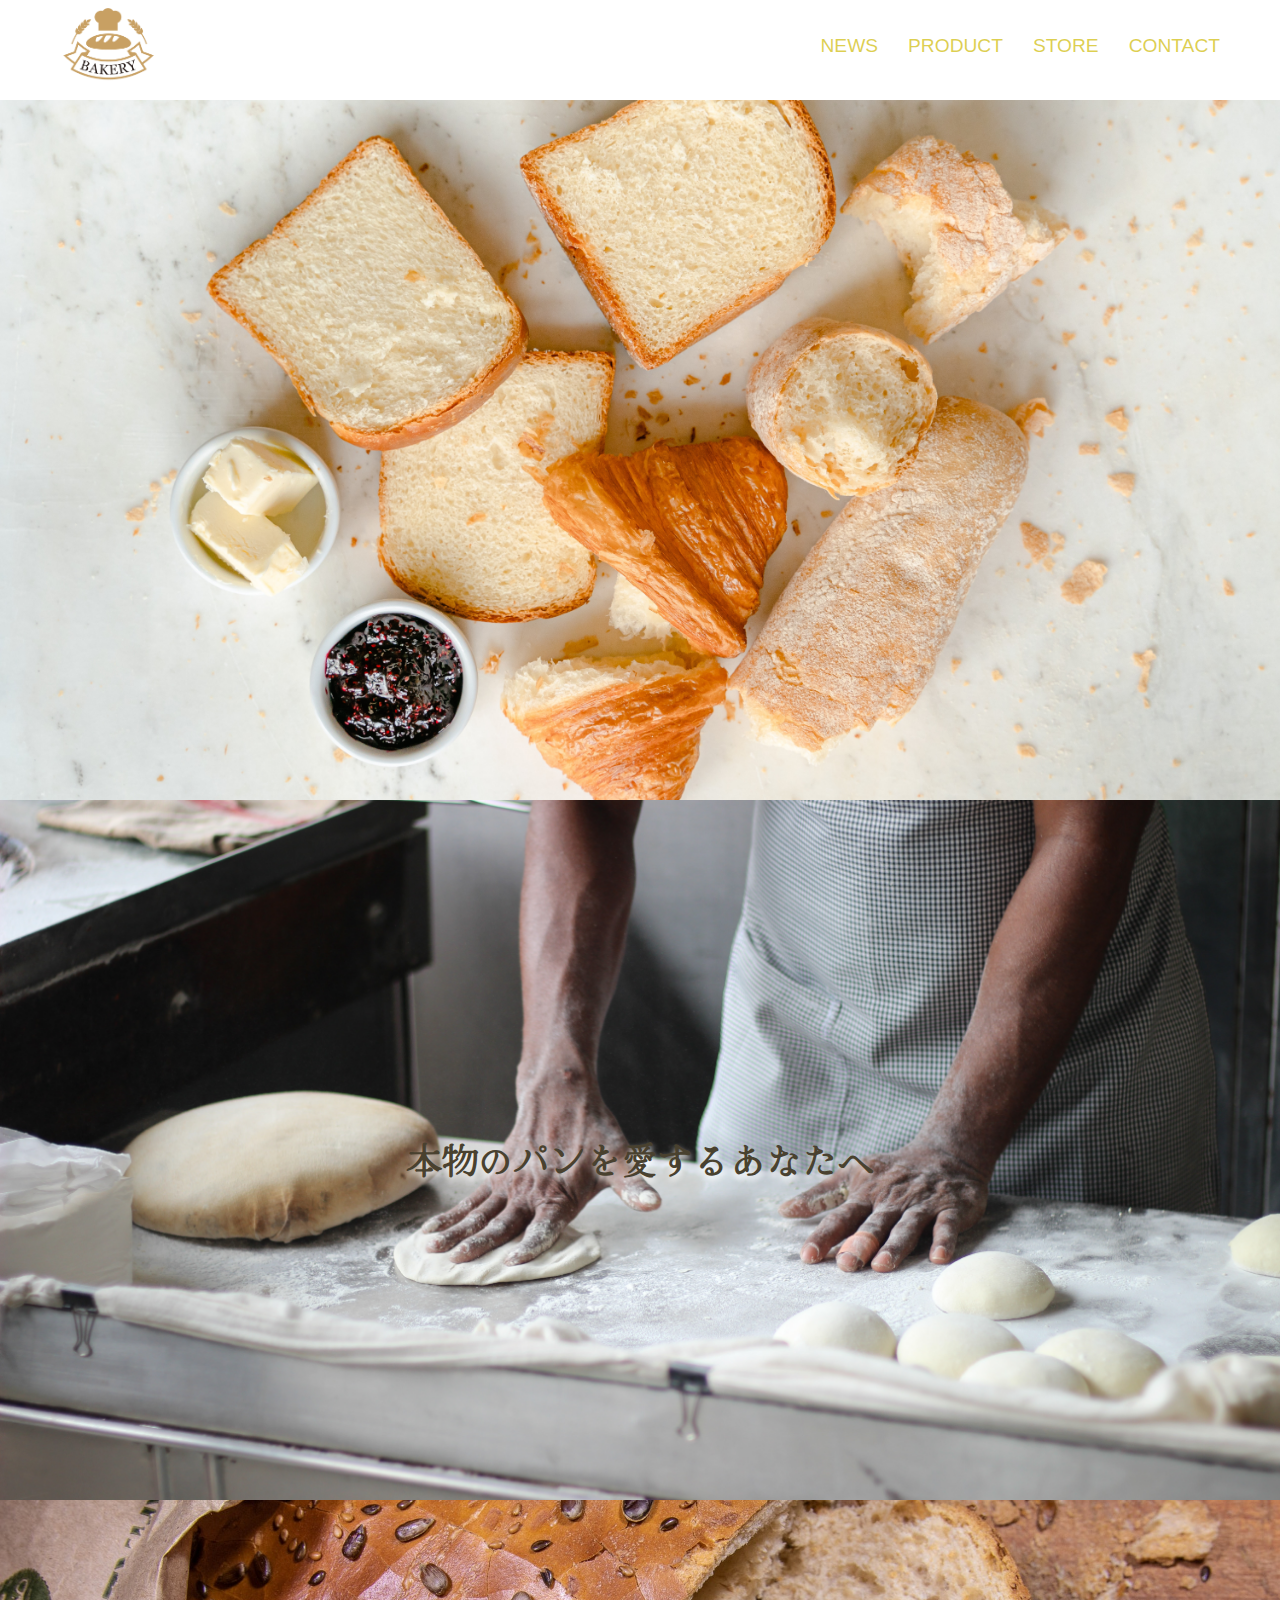
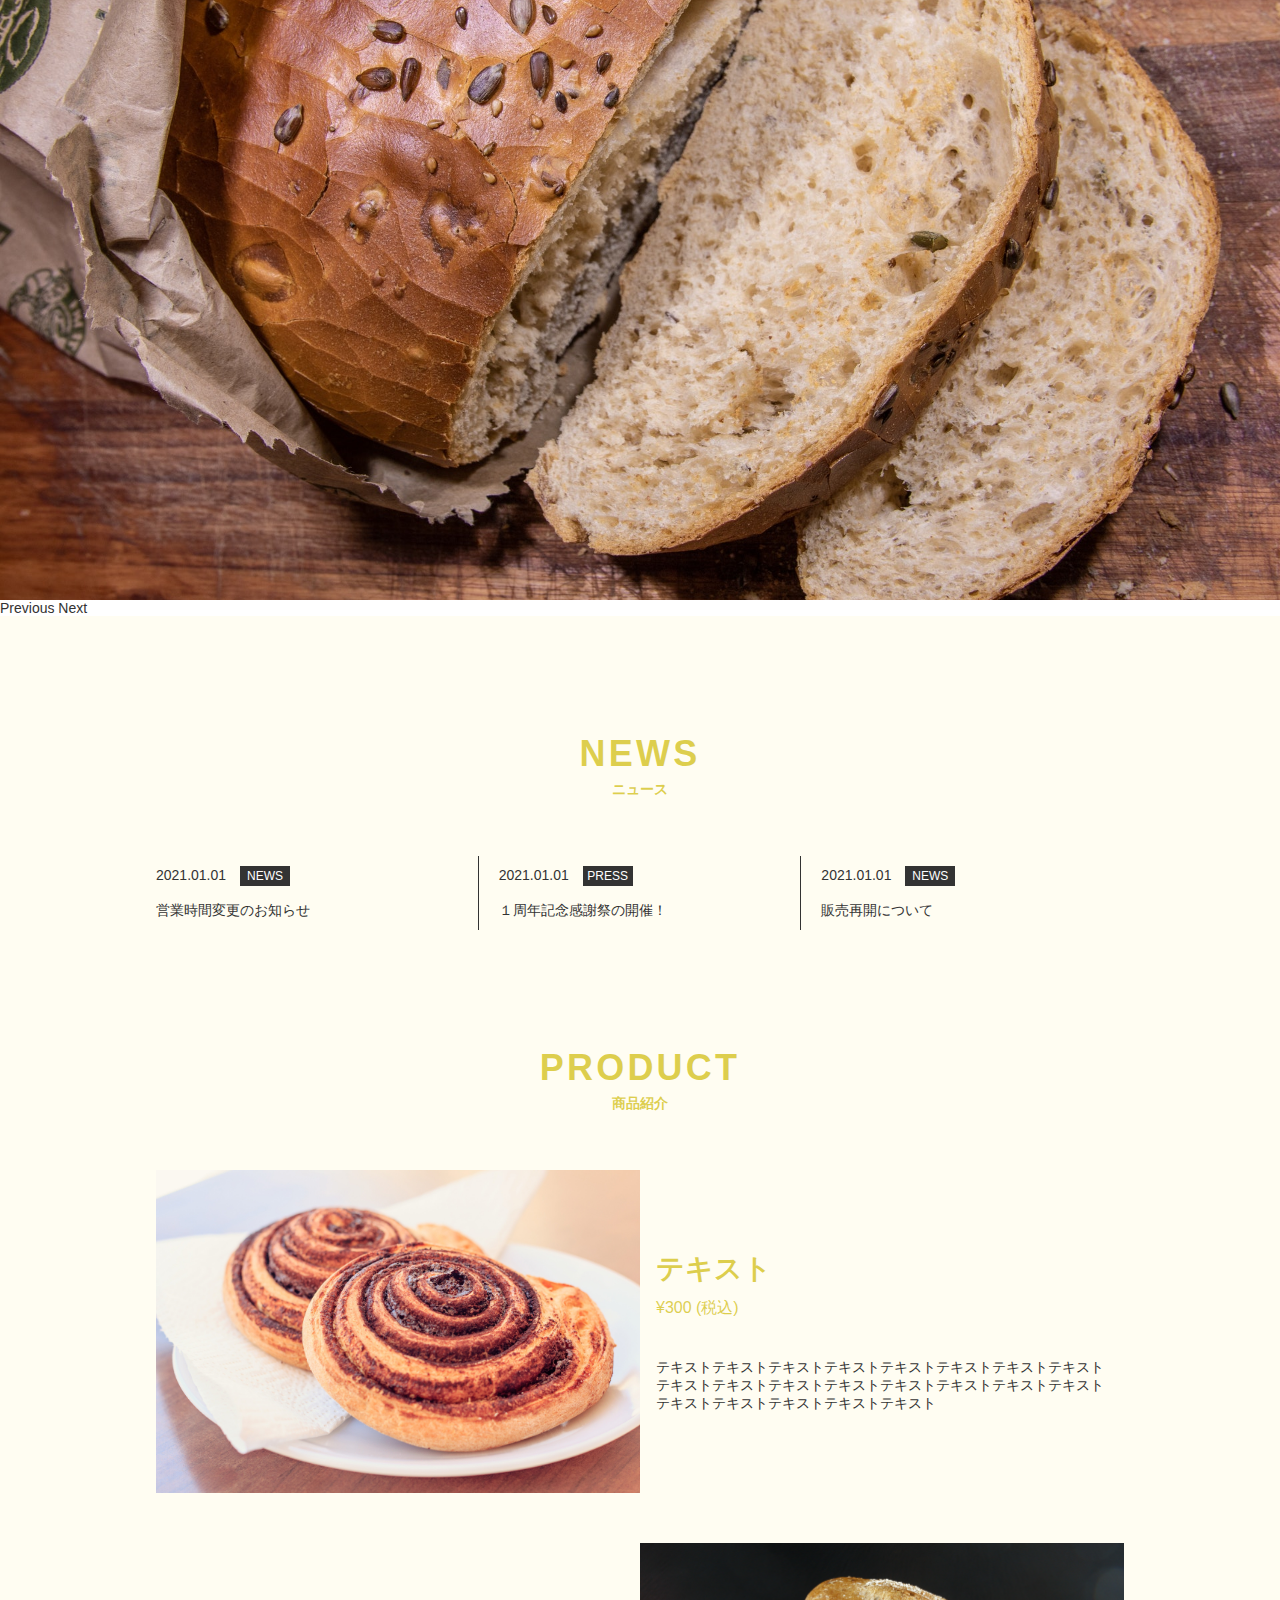
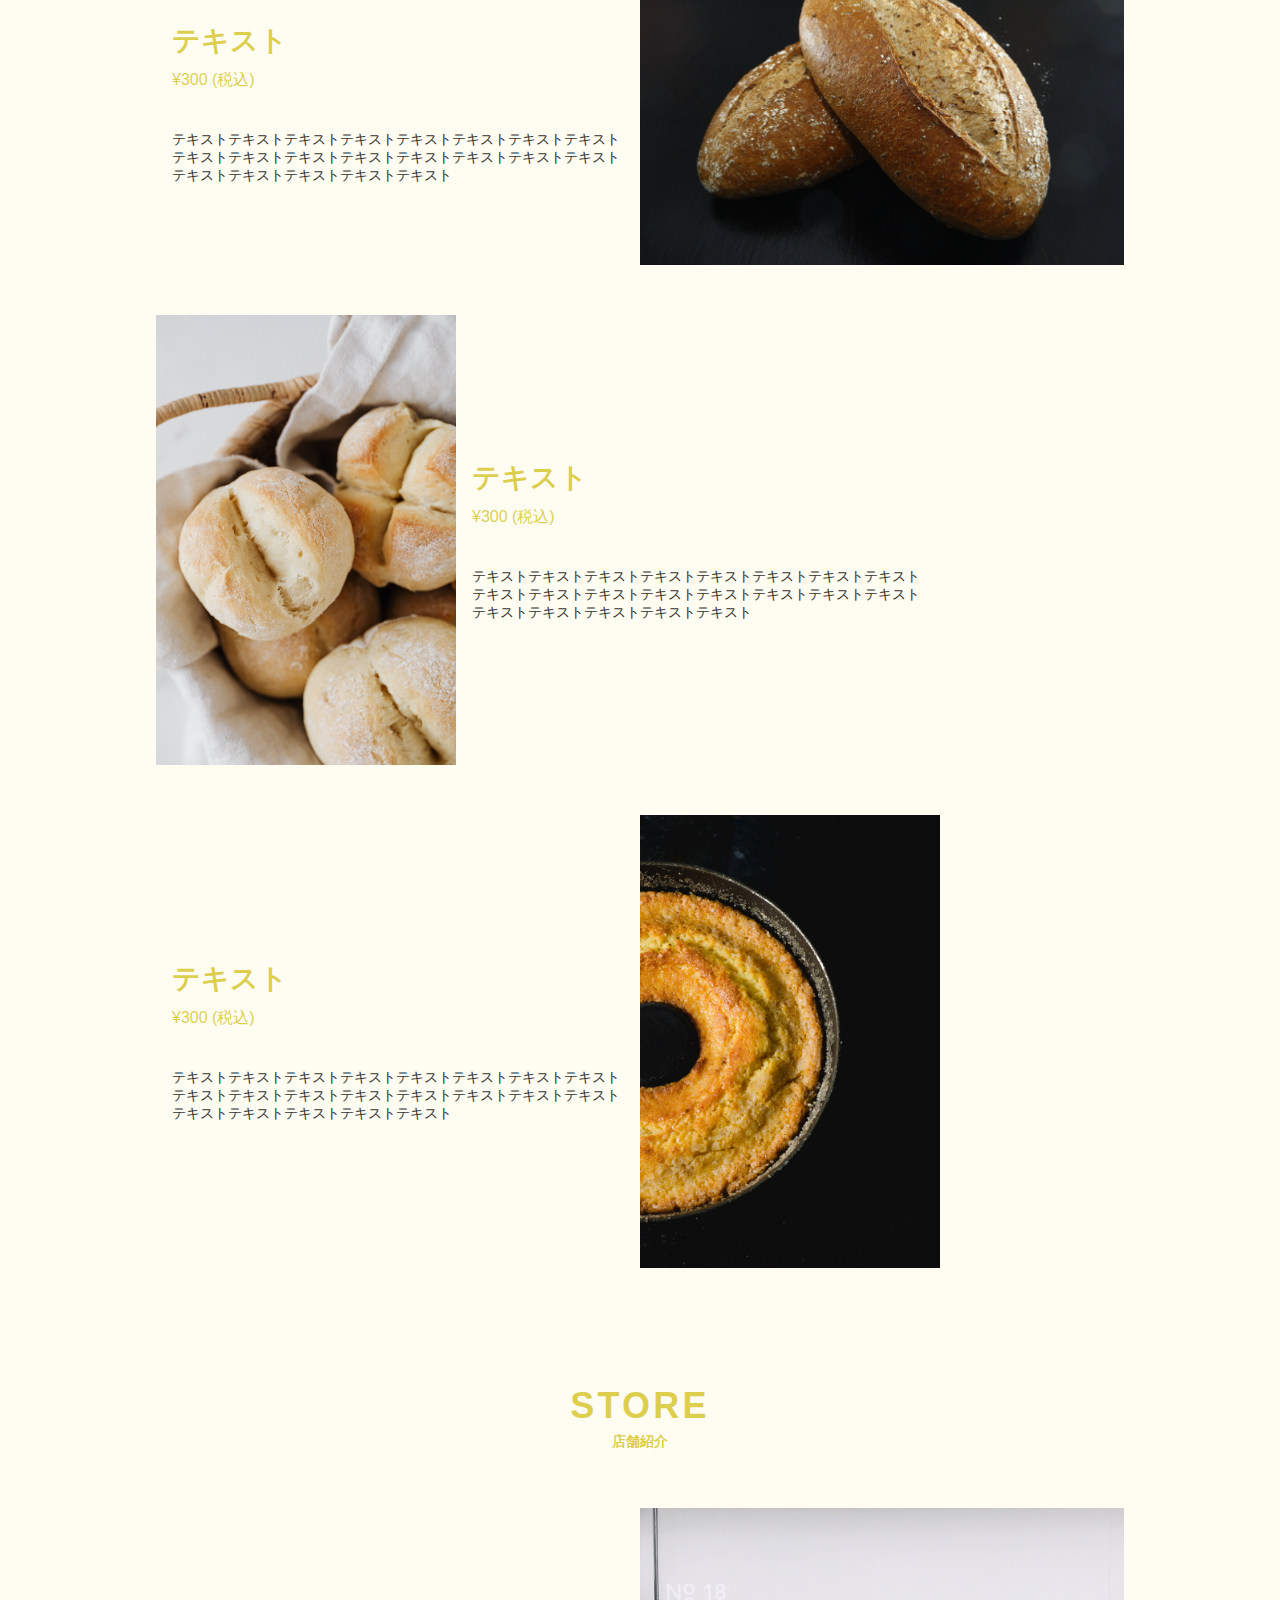
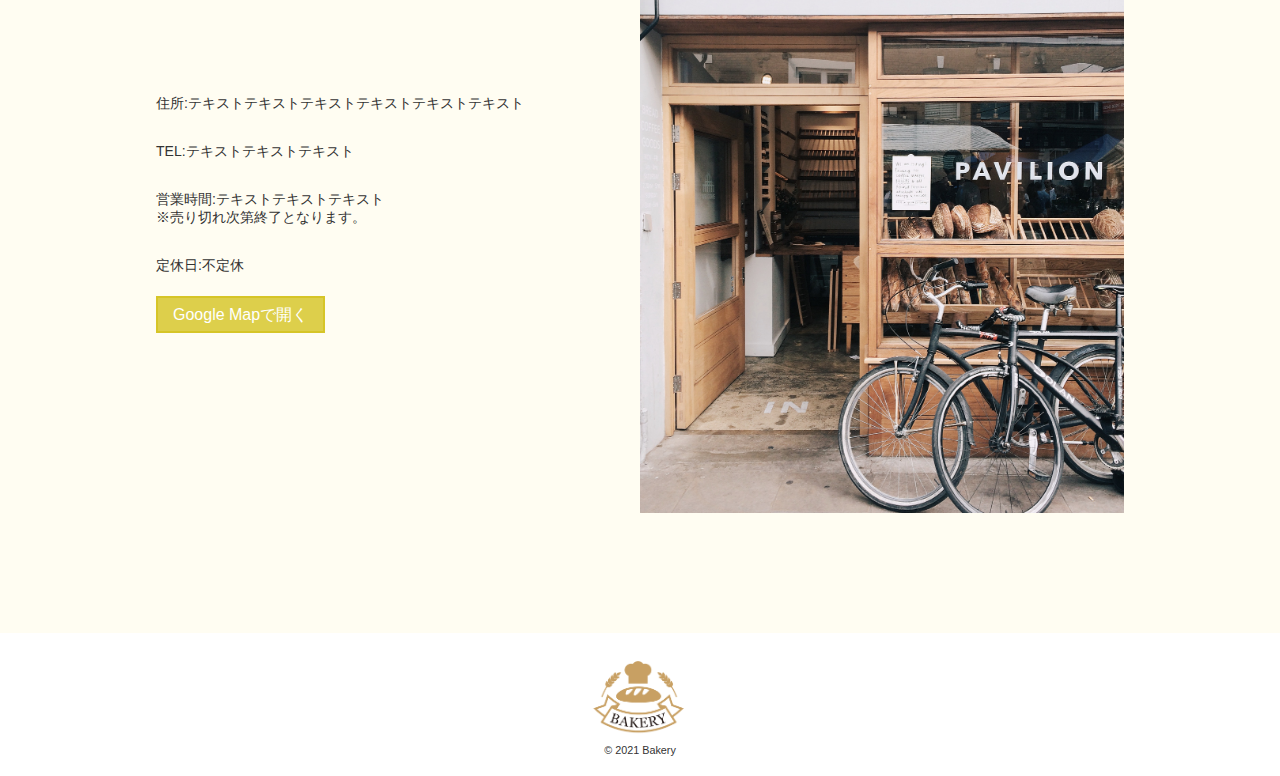
<file: index.html>
<!DOCTYPE html>
<html lang="ja">
<head>
  <meta charset="UTF-8">
  <meta http-equiv="X-UA-Compatible" content="IE=edge">
  <meta name="viewport" content="width=device-width, initial-scale=1.0">
  <title>BAKERY</title>
  <link rel="shortcut icon" href="favicon.ico">
  <link rel="stylesheet" href="style.css">
  <link href="https://cdn.jsdelivr.net/npm/bootstrap@5.0.0-beta1/dist/css/bootstrap.min.css" rel="stylesheet" integrity="sha384-giJF6kkoqNQ00vy+HMDP7azOuL0xtbfIcaT9wjKHr8RbDVddVHyTfAAsrekwKmP1" crossorigin="anonymous">
  <link href="https://fonts.googleapis.com/css2?family=Noto+Sans+JP:wght@400;700&family=Roboto:wght@400;700&display=swap" rel="stylesheet">
  <link rel="preconnect" href="https://fonts.googleapis.com">
  <link rel="preconnect" href="https://fonts.gstatic.com" crossorigin>
  <link href="https://fonts.googleapis.com/css2?family=Hina+Mincho&display=swap" rel="stylesheet">
</head>

<body>
  <header id="header">
    <div class="header-wrapper">
      
      <h1 class="site-title">
        <a href="index.html">
          <img src="logo.png" alt="Bakery">
        </a>
      </h1>

      <div class="nav-wrapper">
        <nav class="nav-bar">
          <ul class="nav-list">
            <li class="nav-item"><a href="#news">NEWS</a></li>
            <li class="nav-item"><a href="#product">PRODUCT</a></li>
            <li class="nav-item"><a href="#store">STORE</a></li>
            <li class="nav-item"><a href="contact.html" target="_blank">CONTACT</a></li>
          </ul>
        </nav>
      </div>

      <div class="burger-btn">
        <span class="bars">
          <span class="bar bar-top"></span>
          <span class="bar bar-mid"></span>
          <span class="bar bar-bottom"></span>
        </span>
      </div>

    </div>  
  </header>

  <main>
    <div id="mainvisual">

      <div class="text">
        <p>本物のパンを愛するあなたへ</p>
      </div>

      <div id="carouselExampleInterval" class="carousel slide" data-bs-ride="carousel">
        <div class="carousel-inner">
          <div class="carousel-item active" data-bs-interval="5000">
            <img src="mainvisual1.jpg" class="d-block w-100" alt="...">
          </div>
          <div class="carousel-item" data-bs-interval="5000">
            <img src="mainvisual2.jpg" class="d-block w-100" alt="...">
          </div>
          <div class="carousel-item">
            <img src="mainvisual3.jpg" class="d-block w-100" alt="...">
          </div>
        </div>
        <a class="carousel-control-prev" href="#carouselExampleInterval" role="button" data-bs-slide="prev">
          <span class="carousel-control-prev-icon" aria-hidden="true"></span>
          <span class="visually-hidden">Previous</span>
        </a>
        <a class="carousel-control-next" href="#carouselExampleInterval" role="button" data-bs-slide="next">
          <span class="carousel-control-next-icon" aria-hidden="true"></span>
          <span class="visually-hidden">Next</span>
        </a>
      </div>

    </div>

    <div class="background">
      <section id="news">
        <div class="wrapper">
          <h2 class="section-title">
            <span class="en">NEWS</span>
            <span class="ja">ニュース</span>
          </h2>
          <div class="flex">
            <ul class="list">
              <li>
                <div class="date-area">
                  <time datetime="2021-01-01">2021.01.01</time>
                  <span>NEWS</span>
                </div>
                <p>営業時間変更のお知らせ</p>
              </li>

              <li>
                <div class="date-area">
                  <time datetime="2021-01-01">2021.01.01</time>
                  <span>PRESS</span>
                </div>
                <p>１周年記念感謝祭の開催！</p>
              </li>

              <li>
                <div class="date-area">
                  <time datetime="2021-01-01">2021.01.01</time>
                  <span>NEWS</span>
                </div>
                <p>販売再開について</p>
              </li>
            </ul>
          </div>
        </div>
      </section>

      <section id="product" >
        <div class="wrapper">
          <h2 class="section-title">
            <span class="en">PRODUCT</span>
            <span class="ja">商品紹介</span>
          </h2>

          <ul class="list">
            <li>
              <div class="img">
                <img src="product1.jpg">
              </div>
              <div class="text">
                <span class="name">テキスト</span>
                <span class="price">&yen;300 (税込)</span>
                <P>テキストテキストテキストテキストテキストテキストテキストテキストテキストテキストテキストテキストテキストテキストテキストテキストテキストテキストテキストテキストテキスト</P>
              </div>
            </li>

            <li>
              <div class="text">
                <span class="name">テキスト</span>
                <span class="price">&yen;300 (税込)</span>
                <P>テキストテキストテキストテキストテキストテキストテキストテキストテキストテキストテキストテキストテキストテキストテキストテキストテキストテキストテキストテキストテキスト</P>
              </div>
              <div class="img">
                <img src="product2.jpg">
              </div>
            </li>

            <li>
              <div class="img-3">
                <img src="product3.jpg">
              </div>
              <div class="text">
                <span class="name">テキスト</span>
                <span class="price">&yen;300 (税込)</span>
                <P>テキストテキストテキストテキストテキストテキストテキストテキストテキストテキストテキストテキストテキストテキストテキストテキストテキストテキストテキストテキストテキスト</P>
              </div>
            </li>

            <li>
              <div class="text">
                <span class="name">テキスト</span>
                <span class="price">&yen;300 (税込)</span>
                <P>テキストテキストテキストテキストテキストテキストテキストテキストテキストテキストテキストテキストテキストテキストテキストテキストテキストテキストテキストテキストテキスト</P>
              </div>
              <div class="img-4">
                <img src="product4.jpg">
              </div>
            </li>
          </ul>
        </div>
      </section>

      <section id="store">
        <div class="wrapper">
          <h2 class="section-title">
            <span class="en">STORE</span>
            <span class="ja">店舗紹介</span>
          </h2>

          <div class="flex">
            <div class="info">
              <p>住所:テキストテキストテキストテキストテキストテキスト</p>
              <p>TEL:テキストテキストテキスト</p>
              <p>営業時間:テキストテキストテキスト<br>
                ※売り切れ次第終了となります。</P>
              <p>定休日:不定休</p>
              
              <a href="https://goo.gl/maps/UsC5pDnGc31sWf5M9" target="_blank" class="btn">Google Mapで開く</a>
            </div>

            <div class="img">
              <img src="access.jpg">
            </div>
          </div>
        </div>
      </section>
    </div>
  </main>

  <footer id="footer">
    <h1 class="site-title">
      <a href="index.html">
        <img src="logo.png" alt="Bakery">
      </a>
    </h1>

    <p class="copylight">&copy; 2021 Bakery</p>
  </footer>

  <script src="https://cdn.jsdelivr.net/npm/bootstrap@5.0.0-beta1/dist/js/bootstrap.bundle.min.js" integrity="sha384-ygbV9kiqUc6oa4msXn9868pTtWMgiQaeYH7/t7LECLbyPA2x65Kgf80OJFdroafW" crossorigin="anonymous"></script>  
  <script src="https://ajax.googleapis.com/ajax/libs/jquery/3.4.1/jquery.min.js"></script>
  <script src="script.js"></script>

</body>
</html>
</file>
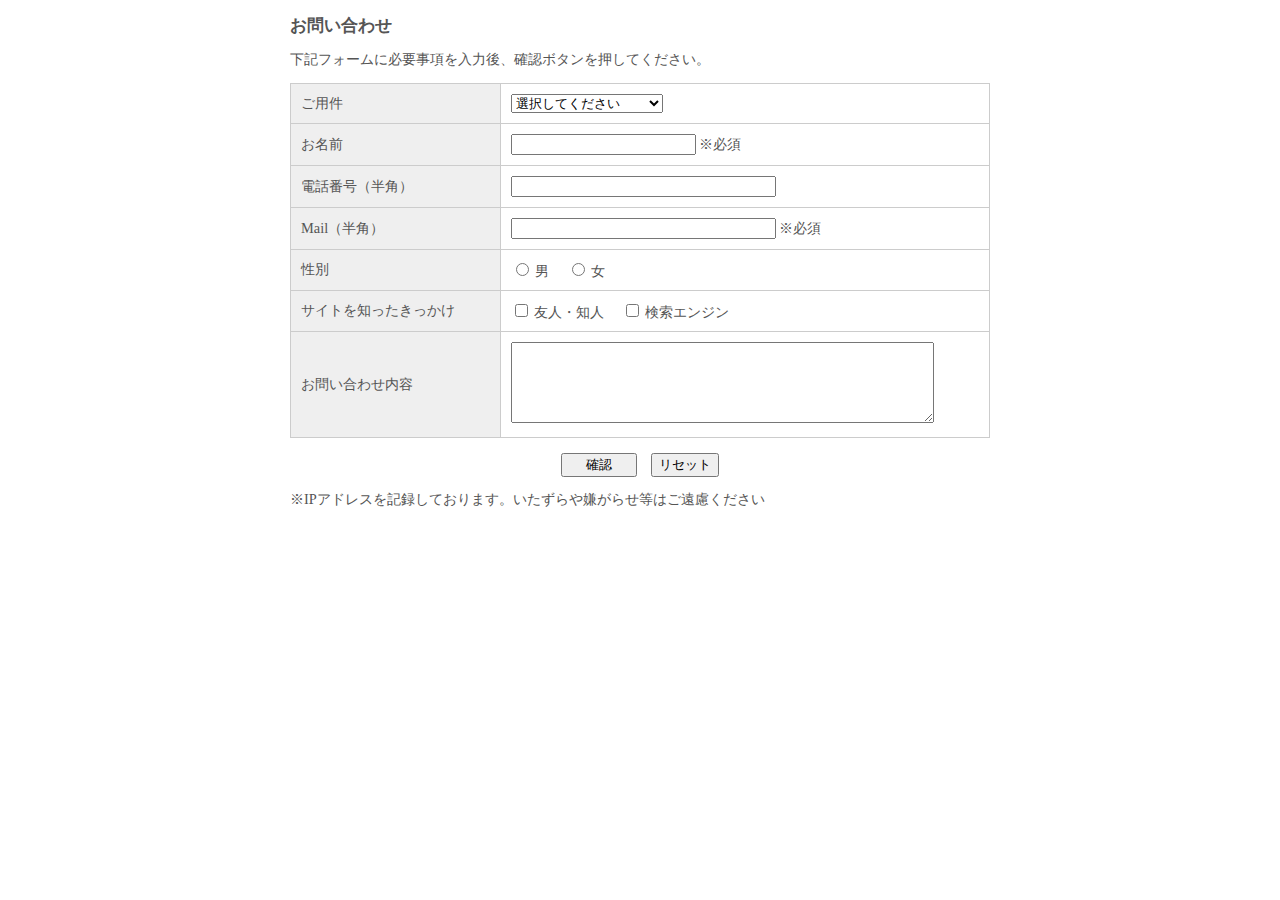
<file: contact.html>
<!DOCTYPE HTML>
<html lang="ja">
<head>
<meta charset="utf-8">
<meta name="viewport" content="width=device-width, initial-scale=1, maximum-scale=1, user-scalable=no" />
<meta name="format-detection" content="telephone=no">
<title>CONTACT</title>
<link rel="shortcut icon" href="img/favicon.ico">
<meta name="Description" content="" />
<meta name="Keywords" content="" />
<meta http-equiv="Content-Style-Type" content="text/css" />
<style type="text/css">
#formWrap {
	width:700px;
	margin:0 auto;
	color:#555;
	line-height:120%;
	font-size:90%;
}
table.formTable{
	width:100%;
	margin:0 auto;
	border-collapse:collapse;
}
table.formTable td,table.formTable th{
	border:1px solid #ccc;
	padding:10px;
}
table.formTable th{
	width:30%;
	font-weight:normal;
	background:#efefef;
	text-align:left;
}
/*　簡易版レスポンシブ用CSS（必要最低限のみとしています。ブレークポイントも含め自由に設定下さい）　*/
@media screen and (max-width:572px) {
#formWrap {
	width:95%;
	margin:0 auto;
}
table.formTable th, table.formTable td {
	width:auto;
	display:block;
}
table.formTable th {
	margin-top:5px;
	border-bottom:0;
}
form input[type="text"], form textarea {
	width:80%;
	padding:5px;
	font-size:110%;
	display:block;
}
form input[type="submit"], form input[type="reset"], form input[type="button"] {
	display:block;
	width:100%;
	height:40px;
}
}
</style>
</head>
<body>
<div id="formWrap">
  <h3>お問い合わせ</h3>
  <p>下記フォームに必要事項を入力後、確認ボタンを押してください。</p>
  <form method="post" action="mail.php">
    <table class="formTable">
      <tr>
        <th>ご用件</th>
        <td><select name="ご用件">
            <option value="">選択してください</option>
            <option value="ご質問・お問い合わせ">ご質問・お問い合わせ</option>
            <option value="リンクについて">リンクについて</option>
          </select></td>
      </tr>
      <tr>
        <th>お名前</th>
        <td><input size="20" type="text" name="お名前" /> ※必須</td>
      </tr>
      <tr>
        <th>電話番号（半角）</th>
        <td><input size="30" type="text" name="電話番号" /></td>
      </tr>
      <tr>
        <th>Mail（半角）</th>
        <td><input size="30" type="text" name="Email" /> ※必須</td>
      </tr>
      <tr>
        <th>性別</th>
        <td><input type="radio" name="性別" value="男" /> 男　
          <input type="radio" name="性別" value="女" /> 女 </td>
      </tr>
      <tr>
        <th>サイトを知ったきっかけ</th>
        <td><input name="サイトを知ったきっかけ[]" type="checkbox" value="友人・知人" /> 友人・知人　
          <input name="サイトを知ったきっかけ[]" type="checkbox" value="検索エンジン" /> 検索エンジン</td>
      </tr>
      <tr>
        <th>お問い合わせ内容<br /></th>
        <td><textarea name="お問い合わせ内容" cols="50" rows="5"></textarea></td>
      </tr>
    </table>
    <p align="center">
      <input type="submit" value="　 確認 　" />　<input type="reset" value="リセット" />
    </p>
  </form>
  <p>※IPアドレスを記録しております。いたずらや嫌がらせ等はご遠慮ください</p>
</div>
</body>
</html>
</file>
<file: style.css>
*{
  padding: 0;
  margin: 0;
  box-sizing: border-box;
}
html{
  font-size: 100%;
}
body{
  color: #333;
  font-size: 0.875rem;
  font-family: 'Avenir', 'Helvetica Nemu', 'Helvetica', 'Arial', 'Hiragino Sans', 'ﾋﾗｷﾞﾉ角ｺﾞｼｯｸ', 'YuGothic', 'メイリオ', 'Meiryo', 'MSPｺﾞｼｯｸ', 'MSPGothic';
}
a{
  color: #333;
  font-size: 0.875rem;
  text-decoration: none;
}
img{
  max-width: 100%;
  vertical-align: bottom;
}
li{
  list-style: none;
}
.background{
  background-color: rgba(255, 253, 238, 0.788);
}
.wrapper{
  width: 100%;
  max-width: 1000px;
  padding: 0 16px;
  margin: 0 auto;
}
.section-title{
  text-align: center;
  line-height: 1;
}
.section-title .en{
  display: block;
  font-size: 2.25rem;
  letter-spacing: 0.2rem;
  margin-bottom: 10px;
  font-weight: bold;
  color: rgba(212, 194, 31, 0.788);
}
.section-title .ja{
  display: block;
  font-size: 0.875rem;
  margin-bottom: 60px;
  color: rgba(212, 194, 31, 0.788);
}
.site-title{
  width: 100px;
  line-height: 1;
  align-items: center;
}
/*header*/
#header{
  height: 100px;
  padding: 0 60px;
}
#header .header-wrapper{
  display: flex;
  justify-content: space-between;
  align-items: center;
}
#header .burger-btn{
  display: none;
}
#header ul{
  display: flex;
  align-items: center;
}
#header li{
  margin-right: 30px;
}
#header li:last-child{
  margin-right: 0;
}
#header .nav-item a{
  color: rgba(212, 194, 31, 0.788);
  font-size: 1.2rem;
  text-decoration: none;
}
/*mainvisual*/
#mainvisual{
  position: relative;
}
#mainvisual .carousel-item img{
  width: 100%;
  height: 700px;
  object-fit: cover;
}
#mainvisual .text{
  position: absolute;
  top: 50%;
  left: 50%;
  -ms-transform: translate(-50%,-50%);
  -webkit-transform: translate(-50%,-50%);
  transform: translate(-50%,-50%);
  margin: 0;
  padding: 0;
  z-index: 2; 
}
#mainvisual .text p {
  font-family: 'Hina Mincho', serif;
  font-size: 4vh;  
  color: rgb(73, 65, 47);
  font-weight: bold;
  text-shadow: 0 4px 6px #fff;
}

/*news*/
#news{
  padding-top: 120px;
  margin-bottom: 120px;
}
#news .list{
  display: flex;
  justify-content: space-between;
}
#news .list li .date-area{
  margin-bottom: 16px;
}
#news .list li .date-area span{
  width: 50px;
  height: 20px;
  line-height: 20px;
  background-color: #333;
  color: #fff;
  display: inline-block;
  font-size: 0.75rem;
  margin-left: 10px;
  text-align: center;
}
#news .list li{
  width: calc(100%/3);
  border-right: solid 1px #333;
  padding: 10px 20px;
}
#news .list li:first-child{
  padding-left: 0;
}
#news .list li:last-child{
  border-right: none;
  padding-right: 0;
}
/*product*/
#product{
  margin-bottom: 120px;
}
#product ul li{
  display: flex;
  margin-bottom: 50px;
}
#product ul li:last-child{
  margin-bottom: 0;
}
#product ul li .img{
  width: 50%;
}
#product ul li .text{
  width: 50%;
  padding: 16px;
  margin: auto 0;
}
#product .text .name{
  display: block;
  font-size: 1.75rem;
  margin-bottom: 10px;
  font-weight: bold;
  color: rgba(212, 194, 31, 0.788);
}
#product .text .price{
  display: block;
  font-size: 1rem;
  margin-bottom: 40px;
  color: rgba(212, 194, 31, 0.788);
}
#product ul li .img-3{
  width: 300px;
  text-align: center;
}
#product ul li .img-4{
  width: 300px;
  text-align: center;
}
/*store*/
#store{
  padding-bottom: 120px;
}
#store .flex{
  display: flex;
  align-items: center;
}
#store .info{
  width: 50%;
}
#store .img{
  width: 50%;
}
#store .info p{
  margin-bottom: 30px;
}
#store .info .btn{
  background-color: rgba(212, 194, 31, 0.788);
  border: solid 2px rgba(212, 194, 31, 0.788);
  color: #fff;
  font-size: 1rem;
  padding: 8px 15px;
  text-align: center;
  transition: 0.3s;
}
#store .info .btn:hover{
  background-color:rgba(255, 253, 238, 0.788);
  color: rgba(212, 194, 31, 0.788);
}
/*footer*/
#footer{
  text-align: center;
  margin: 20px auto;
  background-color: #fff;
}
#footer .site-title{
  margin: 0 auto;
}
#footer p{
  font-size: 0.675rem;
}

@media screen and (max-width:768px){
  .section-title .ja{
    margin-bottom: 30px;
  }
  .site-title{
    width: 100px;
    padding-top: 5px;
  }
  
  /*header*/
  /*ハンバーガーメニュー*/
  #header .burger-btn{
    display: block;
    width: 40px;
    height: 40px;
    position: relative;
    z-index: 3;
    background-color: transparent;
    border: none;
  }
  .bar{
    width: 20px;
    height: 2px;
    display: block;
    position: absolute;
    left: 50%;
    transform: translateX(-50%);
    background-color: rgba(212, 194, 31, 0.788);
  }
  .bar-top{
    top: 10px;
  }
  .bar-mid{
    top:50%;
    transform: translateY(-50%,-50%);
  }
  .bar-bottom{
    bottom: 8px;
  }
  .burger-btn.close .bar-top{
    background-color: #fff;
    transform: translate(-50%,10px) rotate(45deg);
    transition: transform .3s;
  }
  .burger-btn.close .bar-mid{
    opacity: 0;
    transition: opacity .3s;
  }
  .burger-btn.close .bar-bottom{
    background-color: #fff;
    transform: translate(-50%,-10px) rotate(-45deg);
    transition: transform .3s;
  }
  #header .nav-wrapper{
    display: none;
    width: 100vw;
    height: 100vh;
    position: fixed;
    top: 0;
    left: 0;
    z-index: 3;
    text-align: center;
  }
  #header .nav-bar{
    width: 100%;
    height: 100%;
    background-color: rgba(212, 194, 31, 0.788);
    z-index: 3;
  }
  #header .nav-bar .nav-list{
    display: block;
    position: absolute;
    top: 50%;
    left: 50%;
    transform: translate(-50%,-50%);
    text-align: center;
  }
  #header .nav-list .nav-item{
    margin-right: 0;
    margin-bottom: 40px;
  }
  #header .nav-item a{
    color: #fff;
  }



  
  /*mainvisual*/
  #mainvisual .carousel-item img{
    height: 585px;
  }
  #mainvisual .text h2 {
    display: none;
  }
  #mainvisual .text p {
    display: none;  
  }
  
  /*news*/
  #news{
    padding-top: 60px;
    margin-bottom: 60px;
  }
  #news .list{
    flex-direction: column;
  }

  #news .list li .date-area{
    margin-bottom: 16px;
  }
  #news .list li{
    width: 100%;
    border-right: none;
    padding: 10px 0;
    margin-bottom: 20px;
  }
  #news .list li:last-child{
    margin-bottom: 0;
  }
  /*product*/
  #product{
    margin-bottom: 60px;
  }
  #product ul li:nth-child(1),
  #product ul li:nth-child(3){
    flex-direction: column;
    margin-bottom: 30px;
  }
  #product ul li:nth-child(2),
  #product ul li:nth-child(4){
    flex-direction: column-reverse;
    margin-bottom: 30px;
  }
  #product ul li .img{
    width: 100%;
  }
  #product ul li .text{
    width: 100%;
  }
  #product .text .name{
    margin-bottom: 8px;
  }
  #product .text .price{
    margin-bottom: 16px;
  }
  #product ul li .img-3{
    margin: 0;
  }
  #product ul li .img-4{
    margin: 0;
  }
  /*store*/
  #store{
    padding-bottom: 60px;
  }
  #store .flex{
    flex-direction: column-reverse;
  }
  #store .info{
    width: 100%;
  }
  #store .img{
    width: 100%;
    margin-bottom: 40px;
  }
  #store .info p{
    margin-bottom: 16px;
  }
  #store .info .btn{
    margin: 20px auto 0 auto;
  }
  /*footer*/
  #footer{
    margin: 10px auto;
  }

}
</file>
